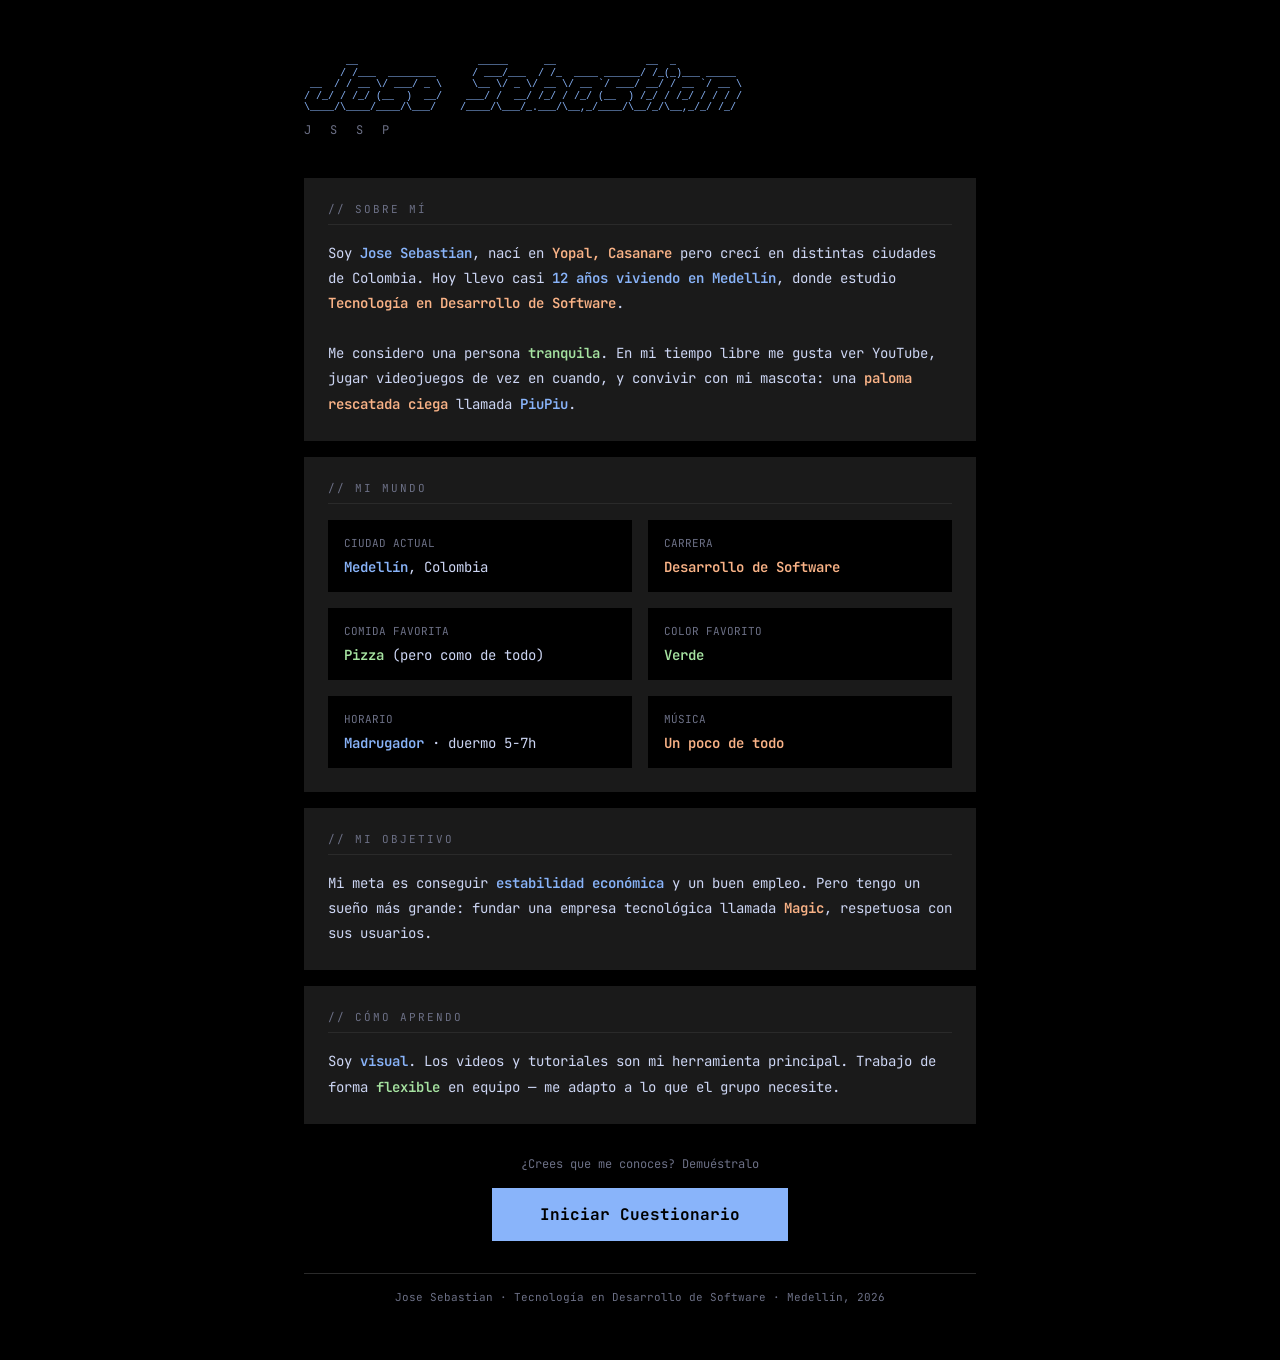
<file: index.html>
<!DOCTYPE html>
<html lang="es">
<head>
  <meta charset="UTF-8">
  <meta name="viewport" content="width=device-width, initial-scale=1.0">
  <title>¿Quién Soy? - Jose Sebastian</title>
  <link rel="stylesheet" href="css/style.css">
  <link rel="preconnect" href="https://fonts.googleapis.com">
  <link href="https://fonts.googleapis.com/css2?family=JetBrains+Mono:wght@400;600;700&display=swap" rel="stylesheet">
  <style>
    body {
      align-items: flex-start;
      justify-content: center;
      padding: 32px 16px;
    }

    .landing {
      max-width: 720px;
      width: 100%;
    }

    .ascii-title {
      font-size: 10px;
      line-height: 1.15;
      color: var(--accent);
      white-space: pre;
      overflow-x: auto;
      margin-bottom: 8px;
    }

    .nickname {
      font-size: 12px;
      color: var(--subtext);
      letter-spacing: 6px;
      margin-bottom: 40px;
    }

    .section {
      background-color: var(--surface);
      padding: 24px;
      margin-bottom: 16px;
    }

    .section-label {
      font-size: 11px;
      color: var(--subtext);
      text-transform: uppercase;
      letter-spacing: 2px;
      margin-bottom: 16px;
      border-bottom: 1px solid #2a2a2a;
      padding-bottom: 8px;
    }

    .section-content {
      font-size: 14px;
      line-height: 1.8;
      color: var(--text);
    }

    .section-content strong {
      color: var(--accent);
    }

    .tag {
      display: inline-block;
      background-color: var(--bg);
      border: 1px solid #2a2a2a;
      padding: 4px 12px;
      font-size: 12px;
      color: var(--accent-alt);
      margin: 4px 4px 4px 0;
    }

    .highlight {
      color: var(--accent);
      font-weight: 600;
    }

    .highlight-alt {
      color: var(--accent-alt);
      font-weight: 600;
    }

    .highlight-success {
      color: var(--success);
      font-weight: 600;
    }

    .grid-2 {
      display: grid;
      grid-template-columns: 1fr 1fr;
      gap: 16px;
    }

    .grid-item {
      background-color: var(--bg);
      padding: 16px;
    }

    .grid-item-label {
      font-size: 11px;
      color: var(--subtext);
      text-transform: uppercase;
      margin-bottom: 8px;
    }

    .grid-item-value {
      font-size: 14px;
      color: var(--text);
    }

    .divider {
      border: none;
      border-top: 1px solid #2a2a2a;
      margin: 0;
    }

    .cta-section {
      text-align: center;
      margin-top: 32px;
      margin-bottom: 32px;
    }

    .cta-label {
      font-size: 12px;
      color: var(--subtext);
      margin-bottom: 16px;
    }

    .cta-btn {
      display: inline-block;
      padding: 16px 48px;
      background-color: var(--accent);
      color: var(--bg);
      border: none;
      font-family: inherit;
      font-size: 16px;
      font-weight: 700;
      cursor: pointer;
      text-decoration: none;
      transition: opacity 0.2s;
    }

    .cta-btn:hover {
      opacity: 0.9;
    }

    .footer {
      text-align: center;
      font-size: 11px;
      color: var(--subtext);
      margin-top: 24px;
      padding-top: 16px;
      border-top: 1px solid #2a2a2a;
    }

    @media (max-width: 480px) {
      .ascii-title {
        font-size: 5.5px;
      }
      .grid-2 {
        grid-template-columns: 1fr;
      }
    }
  </style>
</head>
<body>
  <div class="container landing">

    <pre class="ascii-title">
       __                    _____      __               __  _
      / /___  ________      / ___/___  / /_  ____ ______/ /_(_)___ _____
 __  / / __ \/ ___/ _ \     \__ \/ _ \/ __ \/ __ `/ ___/ __/ / __ `/ __ \
/ /_/ / /_/ (__  )  __/    ___/ /  __/ /_/ / /_/ (__  ) /_/ / /_/ / / / /
\____/\____/____/\___/    /____/\___/_.___/\__,_/____/\__/_/\__,_/_/ /_/</pre>
    <div class="nickname">J S S P</div>

    <div class="section">
      <div class="section-label">// sobre mí</div>
      <div class="section-content">
        Soy <span class="highlight">Jose Sebastian</span>, nací en <span class="highlight-alt">Yopal, Casanare</span> pero crecí en distintas ciudades de Colombia. Hoy llevo casi <span class="highlight">12 años viviendo en Medellín</span>, donde estudio <span class="highlight-alt">Tecnología en Desarrollo de Software</span>.
        <br><br>
        Me considero una persona <span class="highlight-success">tranquila</span>. En mi tiempo libre me gusta ver YouTube, jugar videojuegos de vez en cuando, y convivir con mi mascota: una <span class="highlight-alt">paloma rescatada ciega</span> llamada <span class="highlight">PiuPiu</span>.
      </div>
    </div>

    <div class="section">
      <div class="section-label">// mi mundo</div>
      <div class="grid-2">
        <div class="grid-item">
          <div class="grid-item-label">Ciudad actual</div>
          <div class="grid-item-value"><span class="highlight">Medellín</span>, Colombia</div>
        </div>
        <div class="grid-item">
          <div class="grid-item-label">Carrera</div>
          <div class="grid-item-value"><span class="highlight-alt">Desarrollo de Software</span></div>
        </div>
        <div class="grid-item">
          <div class="grid-item-label">Comida favorita</div>
          <div class="grid-item-value"><span class="highlight-success">Pizza</span> (pero como de todo)</div>
        </div>
        <div class="grid-item">
          <div class="grid-item-label">Color favorito</div>
          <div class="grid-item-value"><span class="highlight-success">Verde</span></div>
        </div>
        <div class="grid-item">
          <div class="grid-item-label">Horario</div>
          <div class="grid-item-value"><span class="highlight">Madrugador</span> · duermo 5-7h</div>
        </div>
        <div class="grid-item">
          <div class="grid-item-label">Música</div>
          <div class="grid-item-value"><span class="highlight-alt">Un poco de todo</span></div>
        </div>
      </div>
    </div>

    <div class="section">
      <div class="section-label">// mi objetivo</div>
      <div class="section-content">
        Mi meta es conseguir <span class="highlight">estabilidad económica</span> y un buen empleo. Pero tengo un sueño más grande: fundar una empresa tecnológica llamada <span class="highlight-alt">Magic</span>, respetuosa con sus usuarios.
      </div>
    </div>

    <div class="section">
      <div class="section-label">// cómo aprendo</div>
      <div class="section-content">
        Soy <span class="highlight">visual</span>. Los videos y tutoriales son mi herramienta principal. Trabajo de forma <span class="highlight-success">flexible</span> en equipo — me adapto a lo que el grupo necesite.
      </div>
    </div>

    <div class="cta-section">
      <div class="cta-label">¿Crees que me conoces? Demuéstralo</div>
      <a href="lobby.html" class="cta-btn">Iniciar Cuestionario</a>
    </div>

    <div class="footer">
      Jose Sebastian · Tecnología en Desarrollo de Software · Medellín, 2026
    </div>

  </div>
  <script src="js/landing.js"></script>
</body>
</html>
</file>
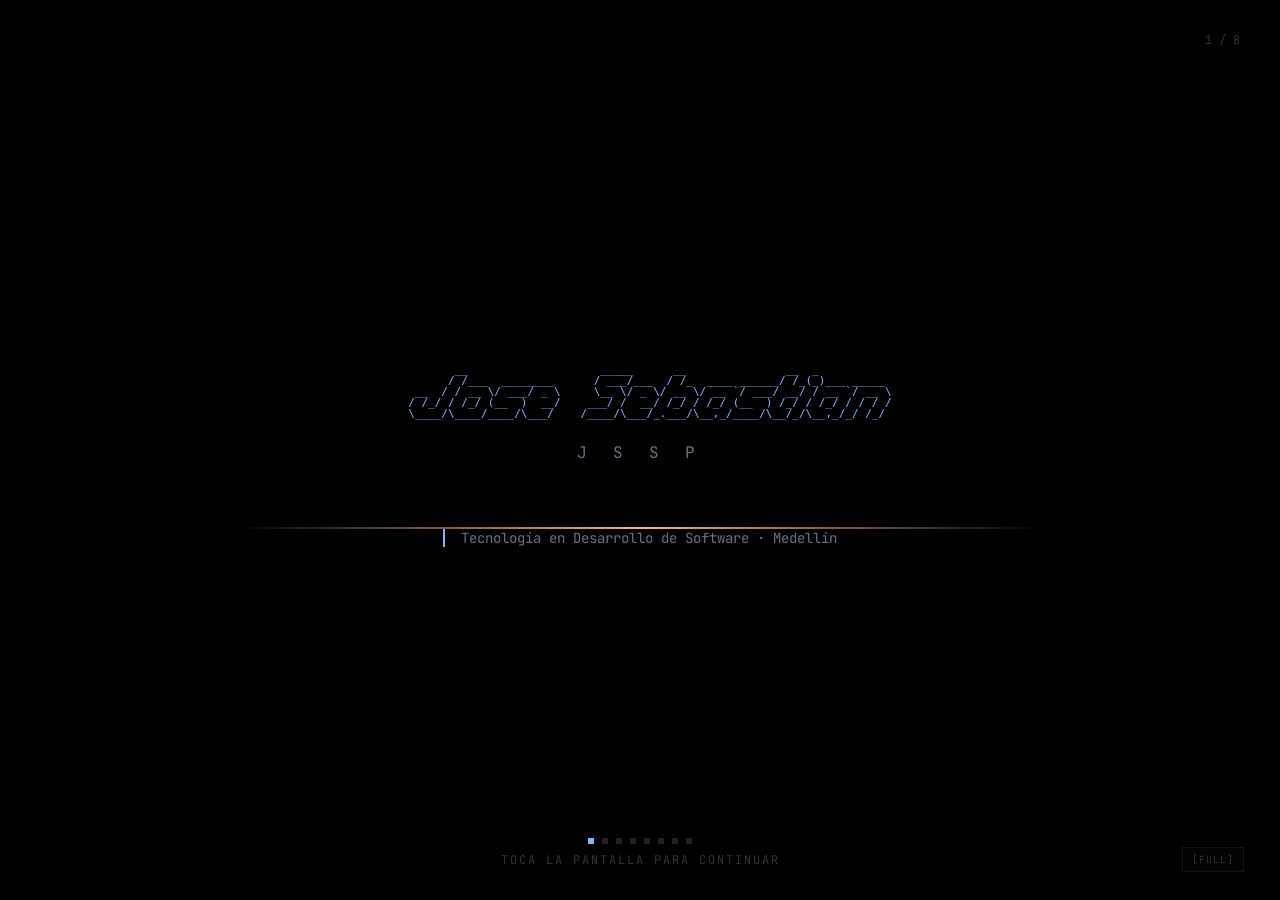
<file: presentation.html>
<!DOCTYPE html>
<html lang="es">
<head>
  <meta charset="UTF-8">
  <meta name="viewport" content="width=device-width, initial-scale=1.0">
  <title>¿Quién Soy? - Presentación</title>
  <link rel="preconnect" href="https://fonts.googleapis.com">
  <link href="https://fonts.googleapis.com/css2?family=JetBrains+Mono:wght@400;600;700&display=swap" rel="stylesheet">
  <style>
    :root {
      --bg: #000000;
      --surface: #1a1a1a;
      --surface-2: #111111;
      --text: #cdd6f4;
      --subtext: #6c7086;
      --accent: #89b4fa;
      --accent-alt: #fab387;
      --success: #a6e3a1;
      --warning: #f9e2af;
      --pink: #f5c2e7;
    }

    * { margin: 0; padding: 0; box-sizing: border-box; }

    body {
      background-color: var(--bg);
      color: var(--text);
      font-family: 'JetBrains Mono', monospace;
      width: 100vw;
      height: 100vh;
      overflow: hidden;
      cursor: pointer;
      user-select: none;
      -webkit-font-smoothing: none;
      font-smooth: never;
      text-rendering: optimizeSpeed;
      font-variant-ligatures: none;
      font-feature-settings: "liga" 0, "calt" 0, "kern" 0;
      -webkit-font-feature-settings: "liga" 0, "calt" 0, "kern" 0;
    }

    .viewport {
      width: 100%;
      height: 100%;
      display: flex;
      align-items: center;
      justify-content: center;
      transition: transform 0.15s ease;
    }

    .slide {
      display: none;
      flex-direction: column;
      align-items: center;
      justify-content: center;
      text-align: center;
      width: 100%;
      max-width: 900px;
      padding: 48px;
      opacity: 0;
    }

    .slide.active {
      display: flex;
    }

    /* ── Title slide ── */
    .ascii-title {
      font-size: 11px;
      line-height: 1;
      color: var(--accent);
      white-space: pre;
      margin-bottom: 12px;
      -webkit-font-smoothing: none;
      font-smooth: never;
      letter-spacing: 0;
      word-spacing: 0;
      font-variant-ligatures: none;
      font-feature-settings: "liga" 0, "calt" 0, "kern" 0;
      -webkit-font-feature-settings: "liga" 0, "calt" 0, "kern" 0;
    }

    .nickname {
      font-size: 16px;
      color: var(--subtext);
      letter-spacing: 8px;
      margin-bottom: 32px;
    }

    .tagline {
      font-size: 14px;
      color: var(--subtext);
      border-left: 2px solid var(--accent);
      padding-left: 16px;
      text-align: left;
    }

    /* ── Section slides ── */
    .slide-label {
      font-size: 11px;
      color: var(--subtext);
      text-transform: uppercase;
      letter-spacing: 4px;
      margin-bottom: 32px;
      width: 100%;
      text-align: left;
      border-bottom: 1px solid #222;
      padding-bottom: 12px;
    }

    .slide-title {
      font-size: 36px;
      font-weight: 700;
      margin-bottom: 24px;
      line-height: 1.2;
    }

    .slide-text {
      font-size: 18px;
      line-height: 1.8;
      color: var(--text);
      max-width: 700px;
    }

    .slide-text strong { color: var(--accent); }
    .slide-text em { color: var(--accent-alt); font-style: normal; }
    .slide-text .success { color: var(--success); }
    .slide-text .pink { color: var(--pink); }

    /* ── ASCII art blocks ── */
    .ascii-art {
      font-size: 14px;
      line-height: 1;
      white-space: pre;
      color: var(--subtext);
      margin-bottom: 32px;
      -webkit-font-smoothing: none;
      font-smooth: never;
      letter-spacing: 0;
      word-spacing: 0;
      font-variant-ligatures: none;
      font-feature-settings: "liga" 0, "calt" 0, "kern" 0;
      -webkit-font-feature-settings: "liga" 0, "calt" 0, "kern" 0;
    }

    .ascii-art .hl { color: var(--accent); }
    .ascii-art .hl2 { color: var(--accent-alt); }
    .ascii-art .hl3 { color: var(--success); }
    .ascii-art .dim { color: #333; }

    /* ── Grid ── */
    .info-grid {
      display: grid;
      grid-template-columns: 1fr 1fr;
      gap: 16px;
      width: 100%;
      max-width: 600px;
      margin-top: 16px;
    }

    .info-card {
      background: linear-gradient(135deg, #1a1a1a 0%, #111 50%, #1a1a1a 100%);
      border: 1px solid #222;
      padding: 20px;
      text-align: left;
    }

    .info-card-label {
      font-size: 10px;
      color: var(--subtext);
      text-transform: uppercase;
      letter-spacing: 2px;
      margin-bottom: 8px;
    }

    .info-card-value {
      font-size: 16px;
      font-weight: 600;
    }

    /* ── Cinematic TV slides (gustos) ── */
    .tv-slide {
      position: relative;
      width: 100vw;
      max-width: none;
      height: 100%;
      padding: 48px 64px;
      overflow: hidden;
    }

    .tv-bg {
      position: absolute;
      inset: 0;
      background-size: cover;
      background-position: center;
      opacity: 0.30;
      filter: grayscale(25%);
      z-index: 0;
    }

    .tv-bg::after {
      content: '';
      position: absolute;
      inset: 0;
      background:
        linear-gradient(180deg, rgba(0,0,0,0.55) 0%, rgba(0,0,0,0.20) 45%, rgba(0,0,0,0.75) 100%),
        linear-gradient(90deg, rgba(0,0,0,0.65) 0%, rgba(0,0,0,0.10) 100%);
    }

    /* fondo de video (YouTube embed) */
    .tv-video {
      position: absolute;
      inset: 0;
      z-index: 0;
      overflow: hidden;
      background: #000;
    }

    .tv-video iframe {
      position: absolute;
      top: 50%;
      left: 50%;
      width: max(100vw, 177.78vh);
      height: max(100vh, 56.25vw);
      transform: translate(-50%, -50%);
      border: 0;
      pointer-events: none;
      opacity: 0.60;
    }

    .tv-video::after {
      content: '';
      position: absolute;
      inset: 0;
      background:
        linear-gradient(180deg, rgba(0,0,0,0.60) 0%, rgba(0,0,0,0.25) 45%, rgba(0,0,0,0.80) 100%),
        linear-gradient(90deg, rgba(0,0,0,0.55) 0%, rgba(0,0,0,0.05) 100%);
    }

    .tv-channel {
      position: absolute;
      top: 40px;
      left: 40px;
      font-size: 11px;
      font-weight: 600;
      letter-spacing: 2px;
      color: #000;
      background: var(--accent);
      padding: 5px 12px;
      text-transform: uppercase;
    }

    .tv-content {
      position: relative;
      z-index: 1;
      width: 100%;
      max-width: 900px;
      display: flex;
      flex-direction: column;
      gap: 30px;
      text-align: left;
    }

    .tv-kicker {
      font-size: 11px;
      color: var(--accent-alt);
      text-transform: uppercase;
      letter-spacing: 4px;
      margin-bottom: 10px;
    }

    .tv-title {
      font-size: 52px;
      font-weight: 700;
      color: var(--accent);
      line-height: 1.05;
      margin-bottom: 14px;
      text-transform: uppercase;
    }

    .tv-sub {
      font-size: 14px;
      color: var(--subtext);
      line-height: 1.7;
      max-width: 440px;
    }

    /* hero (juego principal) */
    .tv-hero {
      display: flex;
      align-items: center;
      gap: 40px;
    }

    .tv-hero-poster {
      width: 280px;
      height: 420px;
      object-fit: cover;
      border: 1px solid #2a2a2a;
      transition: opacity 0.25s ease;
    }

    .tv-title, .tv-sub {
      transition: opacity 0.25s ease;
    }

    /* indicadores del ciclado de juegos */
    .tv-game-dots {
      display: flex;
      gap: 10px;
      margin-top: 18px;
    }

    .tv-game-dot {
      width: 34px;
      height: 3px;
      background-color: #2a2a2a;
      transition: background-color 0.3s;
    }

    .tv-game-dot.active {
      background-color: var(--accent);
    }

    /* música: now playing + grupos de artistas grandes (sin cajas) */
    .tv-now {
      display: flex;
      align-items: center;
      gap: 40px;
    }

    .tv-now-avatar {
      width: 150px;
      height: 150px;
      border-radius: 50%;
      object-fit: cover;
      border: 2px solid var(--accent);
    }

    .tv-artist-grid {
      display: grid;
      grid-template-columns: 1fr 1fr;
      gap: 26px 36px;
      text-align: left;
    }

    .art-group-label {
      font-size: 10px;
      color: var(--accent-alt);
      text-transform: uppercase;
      letter-spacing: 2px;
      margin-bottom: 16px;
      padding-bottom: 6px;
      border-bottom: 1px solid #1f1f1f;
    }

    .art-row {
      display: flex;
      flex-wrap: wrap;
      gap: 26px;
    }

    .art-item {
      display: flex;
      flex-direction: column;
      align-items: center;
      gap: 9px;
      width: 80px;
    }

    .art-item img {
      width: 80px;
      height: 80px;
      border-radius: 50%;
      object-fit: cover;
      border: 1px solid #3a3a3a;
    }

    .art-item span {
      font-size: 11px;
      color: var(--text);
      text-align: center;
      line-height: 1.35;
    }

    /* películas */
    .tv-movies {
      display: flex;
      justify-content: center;
      align-items: flex-start;
      gap: 56px;
    }

    .tv-movie {
      text-align: center;
    }

    .tv-movie img {
      width: 260px;
      height: 390px;
      object-fit: cover;
      border: 1px solid #2a2a2a;
      margin-bottom: 14px;
    }

    .tv-movie-title {
      font-size: 18px;
      font-weight: 700;
      letter-spacing: 1px;
    }

    .tv-movie-a { color: var(--accent); }
    .tv-movie-b { color: var(--accent-alt); }

    .tv-movie-sub {
      font-size: 11px;
      color: var(--subtext);
      margin-top: 4px;
      letter-spacing: 1px;
    }

    /* ── Progress / hints ── */
    .fullscreen-btn {
      position: fixed;
      bottom: 28px;
      right: 36px;
      z-index: 60;
      background: rgba(13, 13, 13, 0.55);
      border: 1px solid #2a2a2a;
      color: var(--subtext);
      font-size: 10px;
      font-family: inherit;
      letter-spacing: 1px;
      padding: 5px 9px;
      cursor: pointer;
      opacity: 0.45;
      transition: opacity 0.3s ease, color 0.3s ease, border-color 0.3s ease;
      user-select: none;
      -webkit-tap-highlight-color: transparent;
    }

    .fullscreen-btn:hover,
    .fullscreen-btn:active,
    .fullscreen-btn.fs-active {
      opacity: 1;
      color: var(--text);
      border-color: var(--accent);
    }

    .hint {
      position: fixed;
      bottom: 32px;
      left: 0;
      right: 0;
      text-align: center;
      font-size: 12px;
      color: #333;
      letter-spacing: 2px;
    }

    .slide-counter {
      position: fixed;
      top: 32px;
      right: 40px;
      font-size: 12px;
      color: #333;
    }

    .progress-dots {
      position: fixed;
      bottom: 56px;
      left: 0;
      right: 0;
      display: flex;
      justify-content: center;
      gap: 8px;
    }

    .progress-dots .dot {
      width: 6px;
      height: 6px;
      background-color: #222;
      transition: background-color 0.3s;
    }

    .progress-dots .dot.active {
      background-color: var(--accent);
    }

    .progress-dots .dot.done {
      background-color: var(--subtext);
    }

    /* ── Closing ── */
    .closing-title {
      font-size: 48px;
      font-weight: 700;
      margin-bottom: 24px;
      color: var(--accent);
    }

    .closing-sub {
      font-size: 16px;
      color: var(--subtext);
      line-height: 1.8;
    }

    .closing-btn {
      margin-top: 40px;
      padding: 14px 40px;
      background: var(--accent);
      color: var(--bg);
      border: none;
      font-family: inherit;
      font-size: 14px;
      font-weight: 700;
      cursor: pointer;
      letter-spacing: 1px;
      text-decoration: none;
    }

    .closing-btn:hover { opacity: 0.9; }

    /* ── Decorative borders ── */
    .border-top {
      width: 100%;
      height: 2px;
      background: linear-gradient(90deg, transparent, var(--accent), transparent);
      margin-bottom: 32px;
    }

    .border-bottom {
      width: 100%;
      height: 2px;
      background: linear-gradient(90deg, transparent, var(--accent-alt), transparent);
      margin-top: 32px;
    }
  </style>
</head>
<body>

  <div class="viewport" id="viewport">

    <!-- Slide 0: Title -->
    <div class="slide" id="slide-0">
<pre class="ascii-title">

          __                    _____      __               __  _           
         / /___  ________      / ___/___  / /_  ____ ______/ /_(_)___ _____ 
    __  / / __ \/ ___/ _ \     \__ \/ _ \/ __ \/ __ `/ ___/ __/ / __ `/ __ \
   / /_/ / /_/ (__  )  __/    ___/ /  __/ /_/ / /_/ (__  ) /_/ / /_/ / / / /
   \____/\____/____/\___/    /____/\___/_.___/\__,_/____/\__/_/\__,_/_/ /_/ 

</pre>
      <div class="nickname">J S S P</div>
      <div class="border-bottom"></div>
      <div class="tagline">Tecnología en Desarrollo de Software · Medellín</div>
    </div>

    <!-- Slide 1: Origin -->
    <div class="slide" id="slide-1">
      <div class="slide-label">// origen</div>
<pre class="ascii-art">
  <span class="dim">╭──────────────────────────────────────────────╮</span>

       <span class="hl">YOPAL</span>, Casanare
         <span class="hl2">│</span>
         <span class="hl2">▼</span>
    <span class="dim">─── Distintas ciudades ───</span>
         <span class="hl2">│</span>
         <span class="hl2">▼</span>
      <span class="hl3">MEDELLÍN</span>
      <span class="dim">~12 años aquí</span>

  <span class="dim">╰──────────────────────────────────────────────╯</span>
</pre>
      <div class="slide-text">
        Nací en <strong>Yopal</strong>, crecí recorriendo Colombia,<br>
        y hoy me considero <em>paisa</em>.
      </div>
    </div>

    <!-- Slide 2: Career -->
    <div class="slide" id="slide-2">
      <div class="slide-label">// carrera</div>
<pre class="ascii-art">
  <span class="dim">┌────────────────────────────────────────────────────────┐</span>
  <span class="dim">│</span>  <span class="hl">$</span> cat /estudios/carrera.json                          <span class="dim">│</span>
  <span class="dim">├────────────────────────────────────────────────────────┤</span>
  <span class="dim">│</span>                                                        <span class="dim">│</span>
  <span class="dim">│</span>  {                                                     <span class="dim">│</span>
  <span class="dim">│</span>    <span class="hl">"nombre"</span>: <span class="hl2">"Tecnología en Desarrollo de Software"</span>,   <span class="dim">│</span>
  <span class="dim">│</span>    <span class="hl">"estado"</span>: <span class="hl3">"En curso"</span>                                <span class="dim">│</span>
  <span class="dim">│</span>  }                                                     <span class="dim">│</span>
  <span class="dim">│</span>                                                        <span class="dim">│</span>
  <span class="dim">└────────────────────────────────────────────────────────┘</span>
</pre>
      <div class="slide-text">
        Estudio <strong>Tecnología en Desarrollo de Software</strong><br>
        enfocada en crear aplicaciones y sistemas.
      </div>
    </div>

    <!-- Slide 3: Personality -->
    <div class="slide" id="slide-3">
      <div class="slide-label">// personalidad</div>
      <div class="slide-title">Tranquilo</div>
<pre class="ascii-art">
  <span class="dim"> ~ ~ ~ ~ ~ ~ ~ ~ ~ ~ ~ ~ ~ ~ ~</span> 
  <span class="hl2">   .       .       .       .</span>   
  <span class="hl">        ╲      │      ╱</span>        
  <span class="hl">         ╲     │     ╱</span>         
  <span class="hl">     ──────────┼──────────</span>     
  <span class="hl">         ╱     │     ╲</span>         
  <span class="hl">        ╱      │      ╲</span>        
  <span class="hl2">   .       .       .       .</span>   
  <span class="dim"> ~ ~ ~ ~ ~ ~ ~ ~ ~ ~ ~ ~ ~ ~ ~</span> 
</pre>
      <div class="info-grid">
        <div class="info-card">
          <div class="info-card-label">Horario</div>
          <div class="info-card-value"><span class="success">Madrugador</span></div>
        </div>
        <div class="info-card">
          <div class="info-card-label">Aprendizaje</div>
          <div class="info-card-value"><span class="hl">Visual</span></div>
        </div>
        <div class="info-card">
          <div class="info-card-label">Trabajo</div>
          <div class="info-card-value"><span class="hl2">Flexible</span></div>
        </div>
        <div class="info-card">
          <div class="info-card-label">Sueño</div>
          <div class="info-card-value"><span class="pink">5-7 horas</span></div>
        </div>
      </div>
    </div>

    <!-- Slide 4: Videojuegos -->
    <div class="slide tv-slide" id="slide-4">
      <div class="tv-bg" id="tvGameBg" style="background-image: url('img/ultrakill.jpg');"></div>
      <div class="tv-channel">CANAL JSSP</div>
      <div class="tv-content">
        <div class="tv-hero">
          <img class="tv-hero-poster" id="tvGamePoster" src="img/ultrakill.jpg" alt="ULTRAKILL">
          <div>
            <div class="tv-kicker">// videojuegos</div>
            <div class="tv-title" id="tvGameTitle">ULTRAKILL</div>
            <div class="tv-sub" id="tvGameSub">Mi favorito del momento · FPS frenético de estilo puro.</div>
            <div class="tv-game-dots" id="tvGameDots"></div>
          </div>
        </div>
      </div>
    </div>

    <!-- Slide 5: Música -->
    <div class="slide tv-slide" id="slide-5">
      <div class="tv-bg" style="background-image: url('img/sxmpras.jpg');"></div>
      <div class="tv-video">
        <iframe src="https://www.youtube.com/embed/0dT9siTP70Y?autoplay=1&mute=1&loop=1&playlist=0dT9siTP70Y&controls=0&disablekb=1&modestbranding=1&rel=0&iv_load_policy=3&playsinline=1"
          title="SXMPRA - COWBELL WARRIORS!" allow="autoplay; encrypted-media; picture-in-picture" allowfullscreen></iframe>
      </div>
      <div class="tv-channel">CANAL JSSP</div>
      <div class="tv-content">
        <div class="tv-now">
          <img class="tv-now-avatar" src="img/sxmpras.jpg" alt="SXMPRA">
          <div>
            <div class="tv-kicker">// música · ahora en reproducción</div>
            <div class="tv-title">SXMPRA</div>
            <div class="tv-sub">Rap / Trap · y un poco de todo según el día.</div>
          </div>
        </div>
        <div class="tv-artist-grid">
          <div>
            <div class="art-group-label">Rap / Trap</div>
            <div class="art-row">
              <div class="art-item"><img src="img/sxmpras.jpg" alt=""><span>SXMPRA</span></div>
              <div class="art-item"><img src="img/suicideboys.jpg" alt=""><span>$uicideboy$</span></div>
              <div class="art-item"><img src="img/1only.jpg" alt=""><span>1only</span></div>
              <div class="art-item"><img src="img/ghostface.jpg" alt=""><span>Ghostface Playa</span></div>
            </div>
          </div>
          <div>
            <div class="art-group-label">Metal</div>
            <div class="art-row">
              <div class="art-item"><img src="img/hph.jpg" alt=""><span>Heaven Pierce Her</span></div>
              <div class="art-item"><img src="img/keygen.jpg" alt=""><span>Keygen Church</span></div>
            </div>
          </div>
          <div>
            <div class="art-group-label">Indie</div>
            <div class="art-row">
              <div class="art-item"><img src="img/yotclub.jpg" alt=""><span>Yot Club</span></div>
            </div>
          </div>
          <div>
            <div class="art-group-label">Electrónica</div>
            <div class="art-row">
              <div class="art-item"><img src="img/daftpunk.jpg" alt=""><span>Daft Punk</span></div>
            </div>
          </div>
        </div>
      </div>
    </div>

    <!-- Slide 6: Películas -->
    <div class="slide tv-slide" id="slide-6">
      <div class="tv-bg" style="background-image: url('img/interstellar.jpg');"></div>
      <div class="tv-video">
        <iframe src="https://www.youtube.com/embed/u-ElPzExvPA?autoplay=1&mute=1&loop=1&playlist=u-ElPzExvPA&controls=0&disablekb=1&modestbranding=1&rel=0&iv_load_policy=3&playsinline=1"
          title="Interstellar - Entering the Wormhole (4K)" allow="autoplay; encrypted-media; picture-in-picture" allowfullscreen></iframe>
      </div>
      <div class="tv-channel">CANAL JSSP</div>
      <div class="tv-content" style="align-items: center;">
        <div class="tv-kicker" style="width: 100%; text-align: center;">// películas favoritas</div>
        <div class="tv-movies">
          <div class="tv-movie">
            <img src="img/interstellar.jpg" alt="Interstellar">
            <div class="tv-movie-title tv-movie-a">INTERSTELLAR</div>
            <div class="tv-movie-sub">2014 · Sci-Fi</div>
          </div>
          <div class="tv-movie">
            <img src="img/odyssey.jpg" alt="The Odyssey">
            <div class="tv-movie-title tv-movie-b">THE ODYSSEY</div>
            <div class="tv-movie-sub">2026 · Épica</div>
          </div>
        </div>
      </div>
    </div>

    <!-- Slide 7: Goal -->
    <div class="slide" id="slide-7">
      <div class="slide-label">// mi sueño</div>
<pre class="ascii-art" style="font-size: 10px; line-height: 1; color: var(--accent); -webkit-font-smoothing: none;">

                ::::::::::::                                                                                                
           .:::::::::::::::::::::                                                                                           
        :::::::::::            :::::                                                                                        
      ::::::::::                                                                                                            
     ::::::::          ::::::.                                                                                              
   .:::::::       .:::::::::::::::::.              :::::::        :::::::                                ::::               
  ::::::::      ::::::::::::::::::::::             :::::::       ::::::::                               ::::::              
  :::::::     .:::::::::::::::::::::::::           ::::::::      ::::::::                               ::::::              
 :::::::     ::::::::::::::::::::::::::::          ::::::::      ::::::::                                ::::               
:::::::     :::::::::          .:::::::::::        ::::::::     :::::::::                                                   
::::::     ::::::::               .:::::::::       :::::::::    :::::::::    :::::::        ::::: :::::  ::::      ::::::   
::::::     ::::::.   ::::::::::     .::::::::      :::::::::    :::::::::   ::::::::::    .::::::::::::  ::::    :::::::::. 
:::::.     :::::    :::::::::::::     :::::::      :::::::::   ::::::::::  ::::::::::::   :::::::::::::  ::::   ::::::::::: 
::::::     :::::   :::::::  ::::::     ::::::.     ::::::::::  ::::::::::  ::::: ::::::  ::::::::::::::  ::::  :::::::::::::
::::::     :::::   :::::::   ::::::     ::::::     ::::::::::  :::: :::::  ::::   :::::  :::::   .:::::  ::::  :::::   :::::
::::::.     :::::: :::::::    :::::     ::::::     ::::: :::: ::::: :::::       ::::::: :::::     :::::  ::::  ::::     ::::
::::::::     :::::::::::::   ::::::     ::::::     ::::: :::::::::: :::::   ::::::::::: :::::     :::::  :::: .::::         
 ::::::::      ::::::::::   :::::::     ::::::     ::::: :::::::::  :::::  :::::::::::: :::::     :::::  :::: :::::         
  :::::::::               ::::::::     .:::::.     :::::  ::::::::  ::::: :::::::. :::: :::::     :::::  ::::  ::::         
   :::::::::::         ::::::::::.     ::::::      :::::  :::::::.  ::::: :::::   :::::  ::::.    :::::  ::::  ::::.    ::::
    ::::::::::::::::::::::::::::.     :::::::      :::::  :::::::   ::::: ::::    :::::  ::::::::::::::  ::::  :::::.  :::::
      :::::::::::::::::::::::::      :::::::       :::::   ::::::   ::::: :::::::::::::  .:::::::::::::  ::::  .::::::::::::
        :::::::::::::::::::::       :::::::        :::::   :::::    ::::: .::::::::::::   :::::::::::::  ::::   ::::::::::: 
           :::::::::::::::        ::::::::         :::::    ::::    :::::  :::::::.::::    ::::::::::::  ::::    :::::::::  
                ::::::          .::::::::                                     ::.                 :::::            :::::    
         :                    :::::::::                                                  :::::    :::::                     
          ::::.          .:::::::::::                                                    :::::::::::::                      
            ::::::::::::::::::::::                                                        ::::::::::::                      
                 ::::::::::::::                                                            ::::::::::                        

</pre>
      <div class="slide-text">
        Fundar una empresa tecnológica<br>
        <strong>respetuosa con sus usuarios</strong>.<br><br>
        <em>Estabilidad económica</em> primero,<br>
        <span class="success">el sueño después</span>.
      </div>
    </div>

  </div>

  <div class="progress-dots" id="progressDots"></div>
  <div class="slide-counter" id="slideCounter"></div>
  <div class="hint">ESPACIO / CLICK PARA CONTINUAR</div>
  <button id="fullscreenBtn" class="fullscreen-btn" aria-label="Pantalla completa" title="Pantalla completa">
    <span class="fs-icon">[FULL]</span>
  </button>

  <script src="js/presentation.js"></script>
</body>
</html>
</file>
<file: css/style.css>
:root {
  --bg: #000000;
  --surface: #1a1a1a;
  --text: #cdd6f4;
  --subtext: #6c7086;
  --accent: #89b4fa;
  --accent-alt: #fab387;
  --success: #a6e3a1;
  --warning: #f9e2af;
}

* {
  margin: 0;
  padding: 0;
  box-sizing: border-box;
}

body {
  background-color: var(--bg);
  color: var(--text);
  font-family: 'JetBrains Mono', 'Fira Code', 'Courier New', monospace;
  min-height: 100vh;
  display: flex;
  align-items: center;
  justify-content: center;
}

.container {
  width: 100%;
  max-width: 480px;
  padding: 24px;
}

.title {
  font-size: 24px;
  font-weight: 700;
  margin-bottom: 8px;
}

.subtitle {
  font-size: 14px;
  color: var(--subtext);
  margin-bottom: 32px;
}

.input {
  width: 100%;
  padding: 16px;
  background-color: var(--surface);
  border: 2px solid var(--surface);
  color: var(--text);
  font-family: inherit;
  font-size: 16px;
  outline: none;
}

.input:focus {
  border-color: var(--accent);
}

.input::placeholder {
  color: var(--subtext);
}

.btn {
  width: 100%;
  padding: 16px;
  background-color: var(--accent);
  color: var(--bg);
  border: none;
  font-family: inherit;
  font-size: 16px;
  font-weight: 600;
  cursor: pointer;
  margin-top: 16px;
}

.btn:hover {
  opacity: 0.9;
}

.btn:disabled {
  opacity: 0.5;
  cursor: not-allowed;
}

.progress-bar {
  width: 100%;
  height: 8px;
  background-color: var(--surface);
  margin-bottom: 24px;
}

.progress-fill {
  height: 100%;
  background-color: var(--accent);
  transition: width 0.3s ease;
}

.timer {
  font-size: 14px;
  color: var(--warning);
  text-align: right;
  margin-bottom: 8px;
}

.timer-warning {
  color: #f38ba8;
  animation: blink 1s infinite;
}

@keyframes blink {
  50% { opacity: 0.5; }
}
</file>
